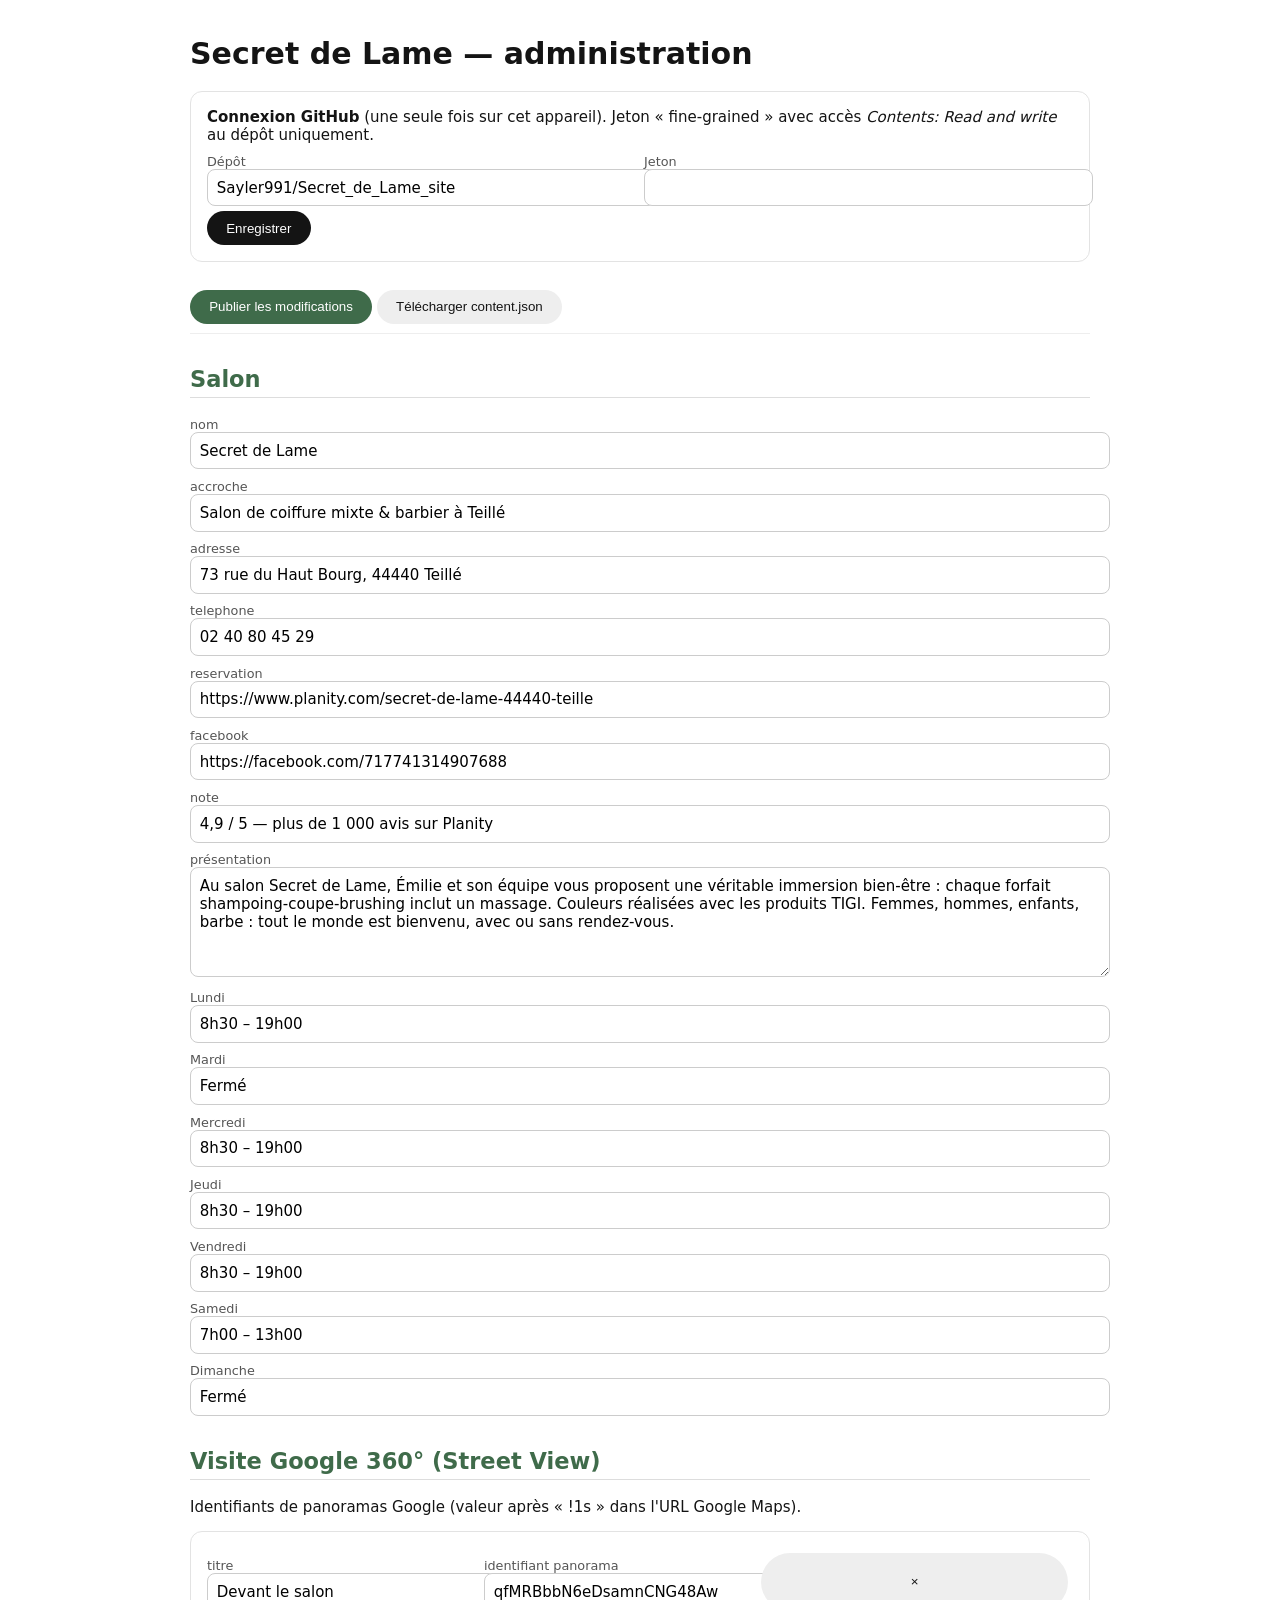
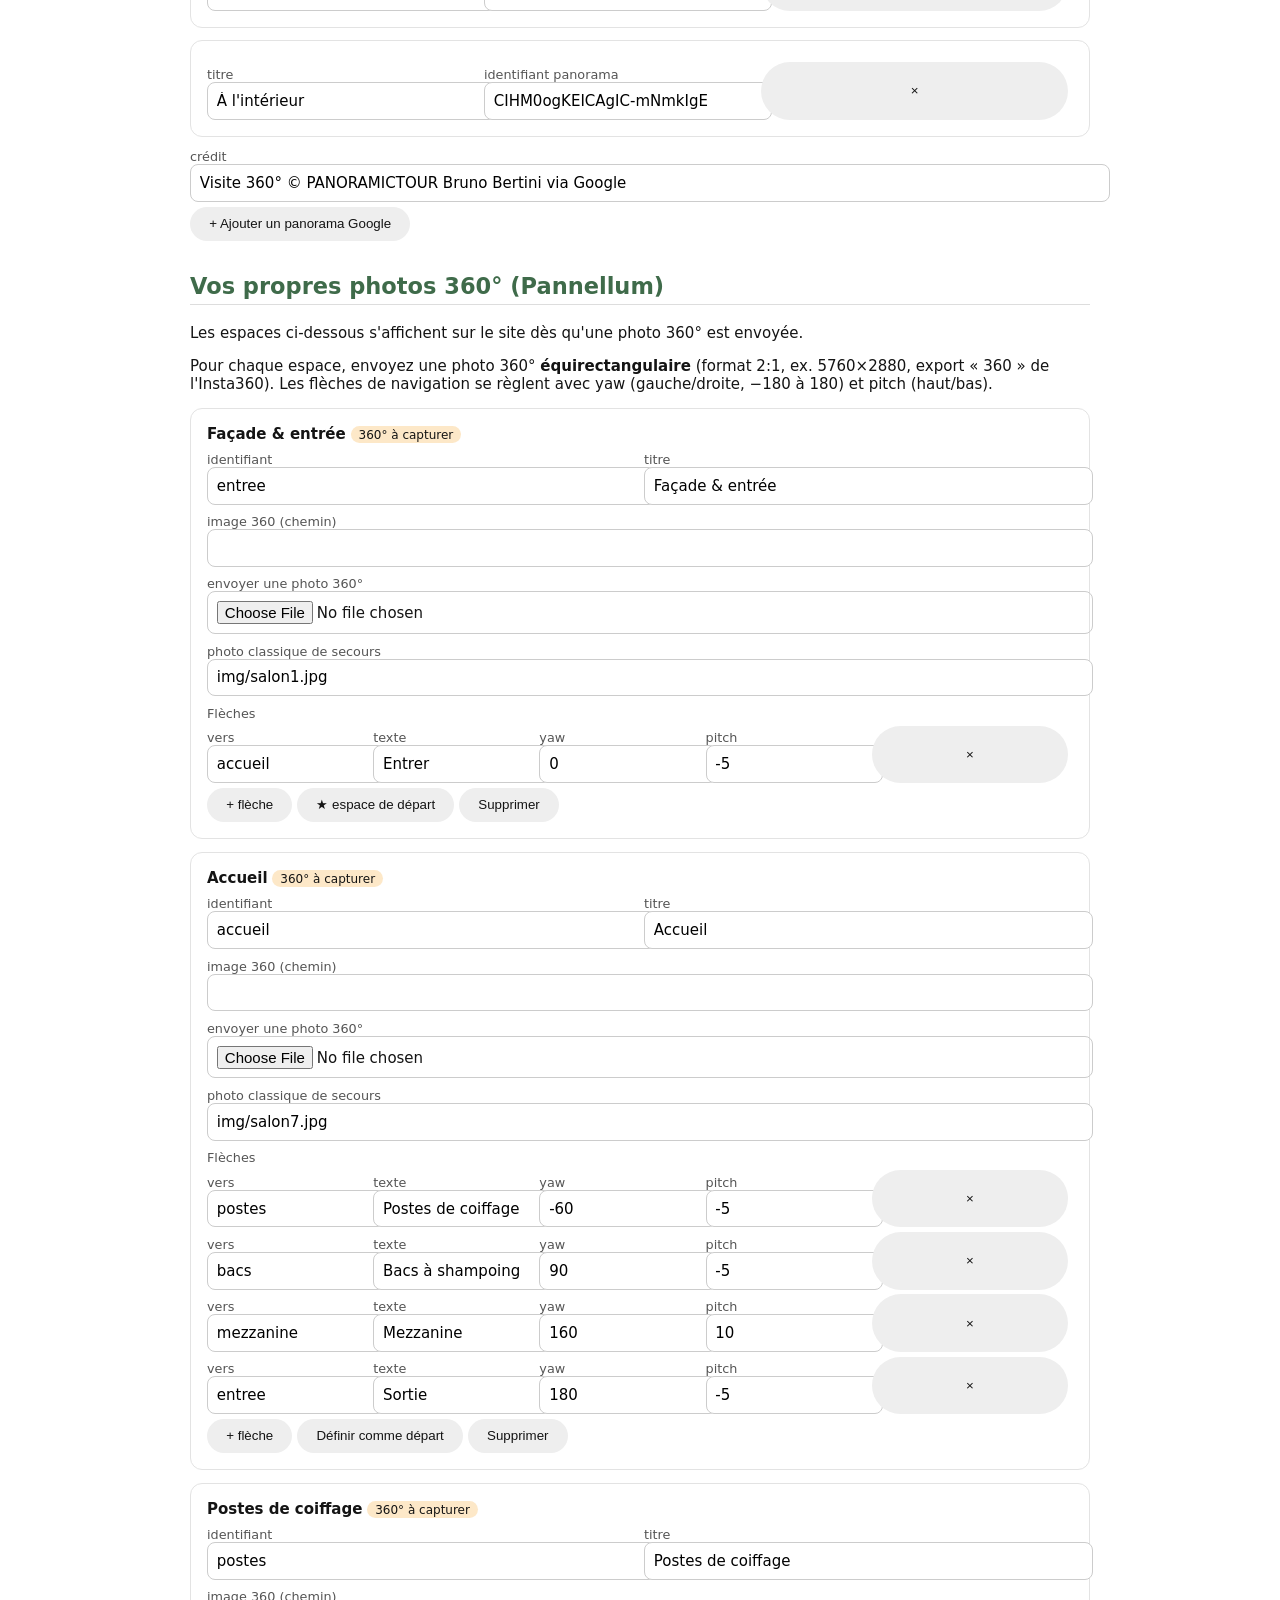
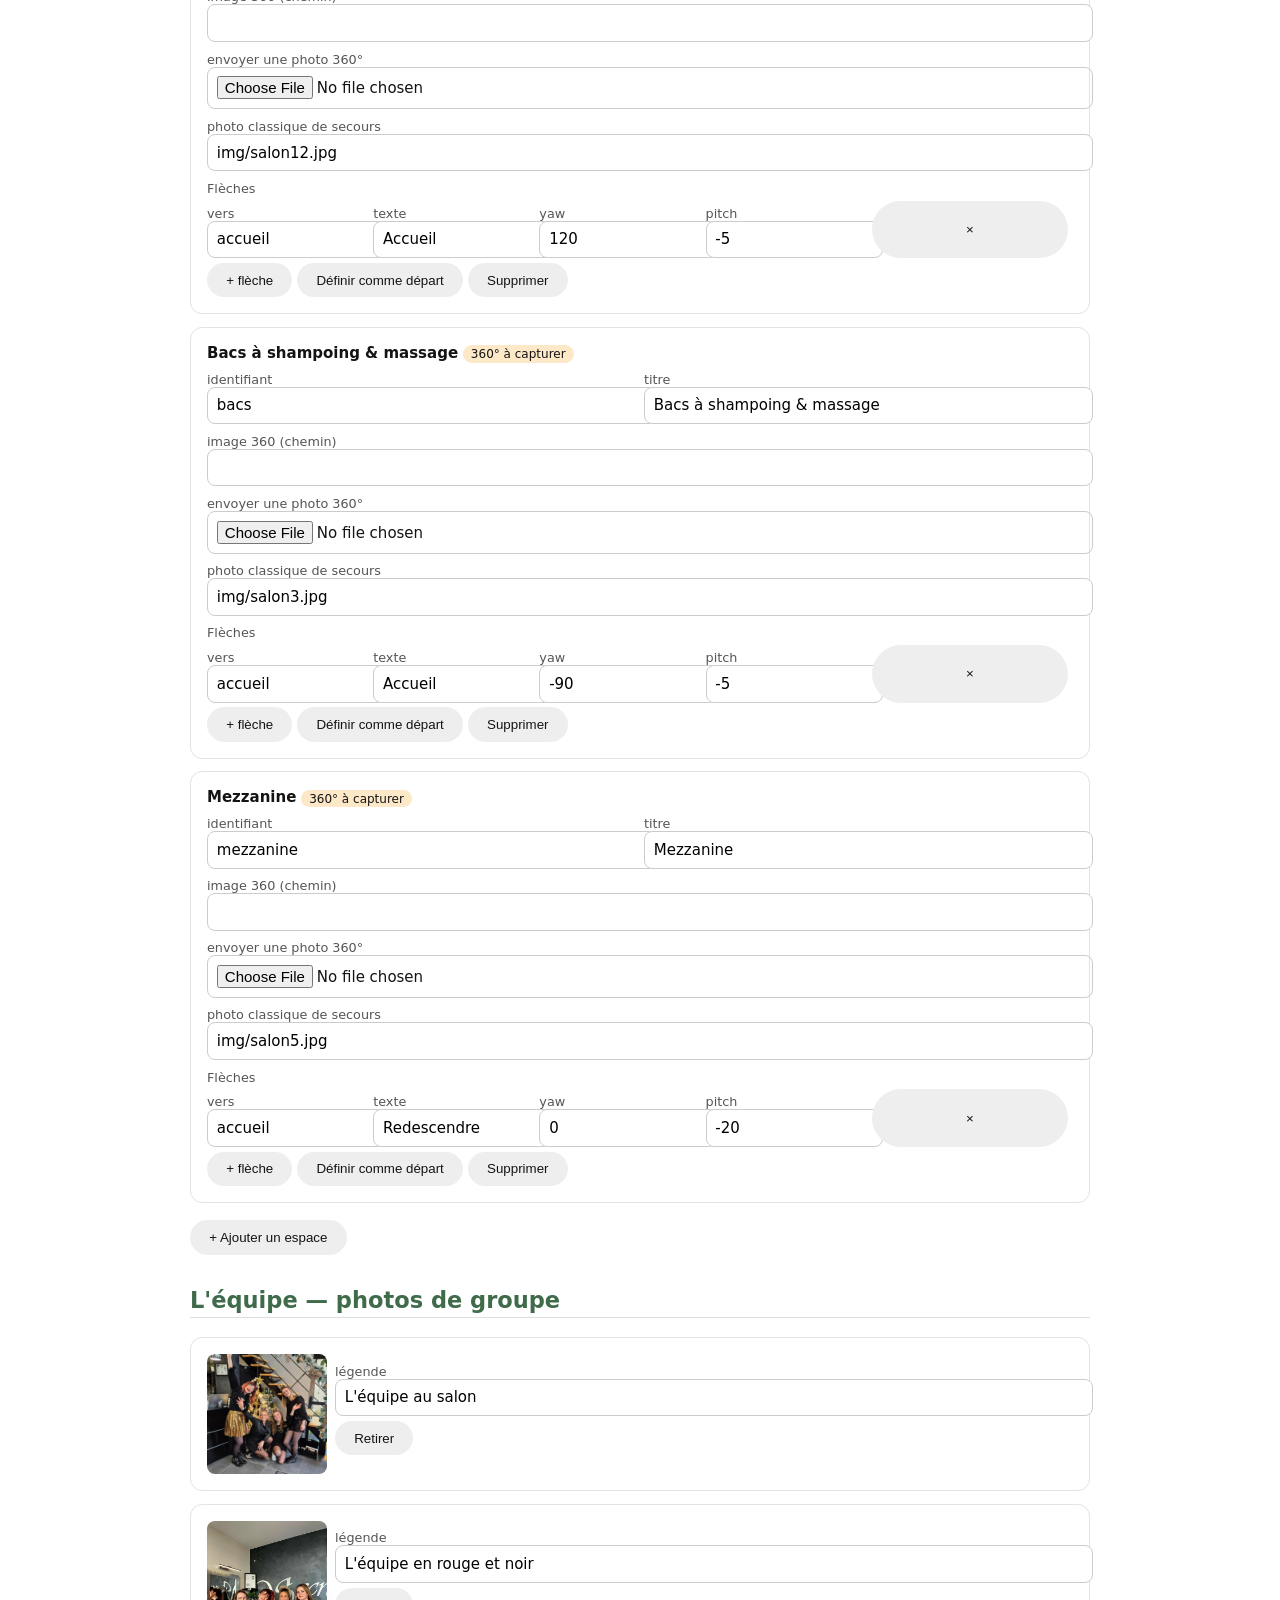
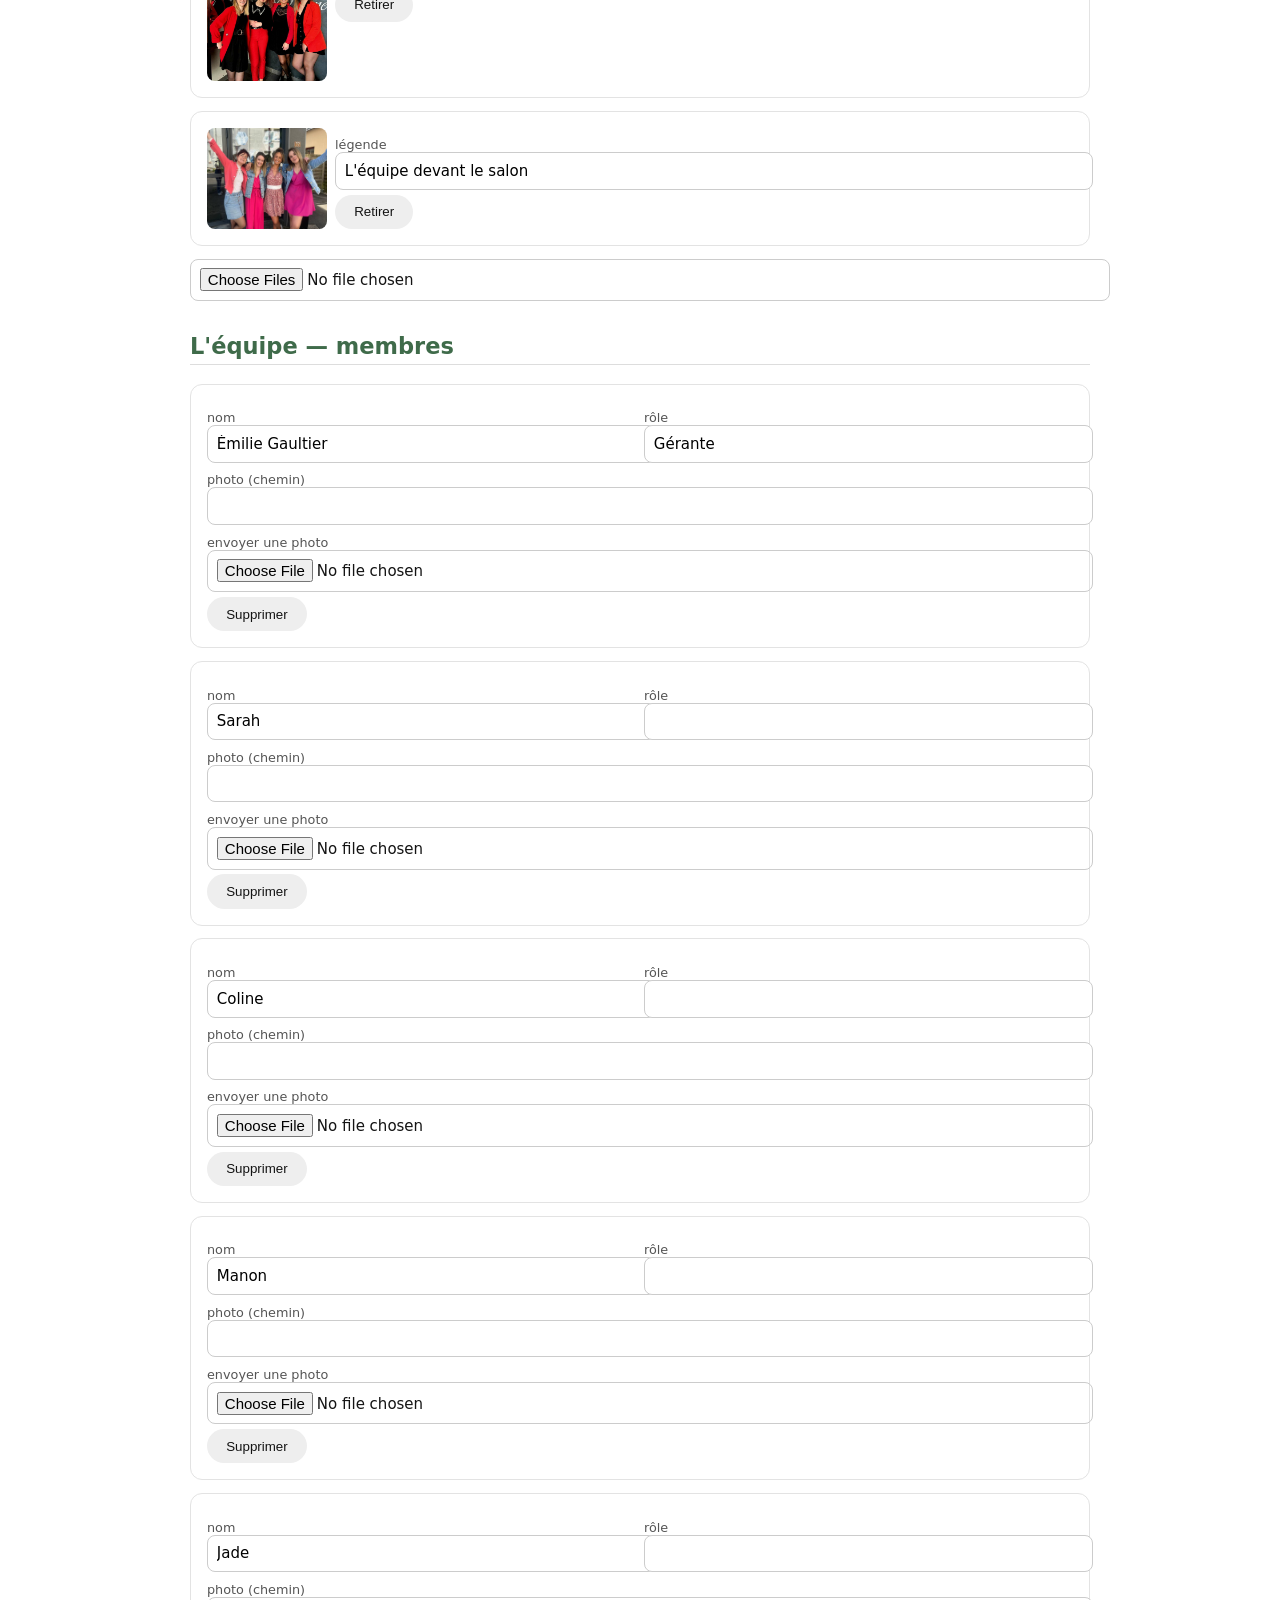
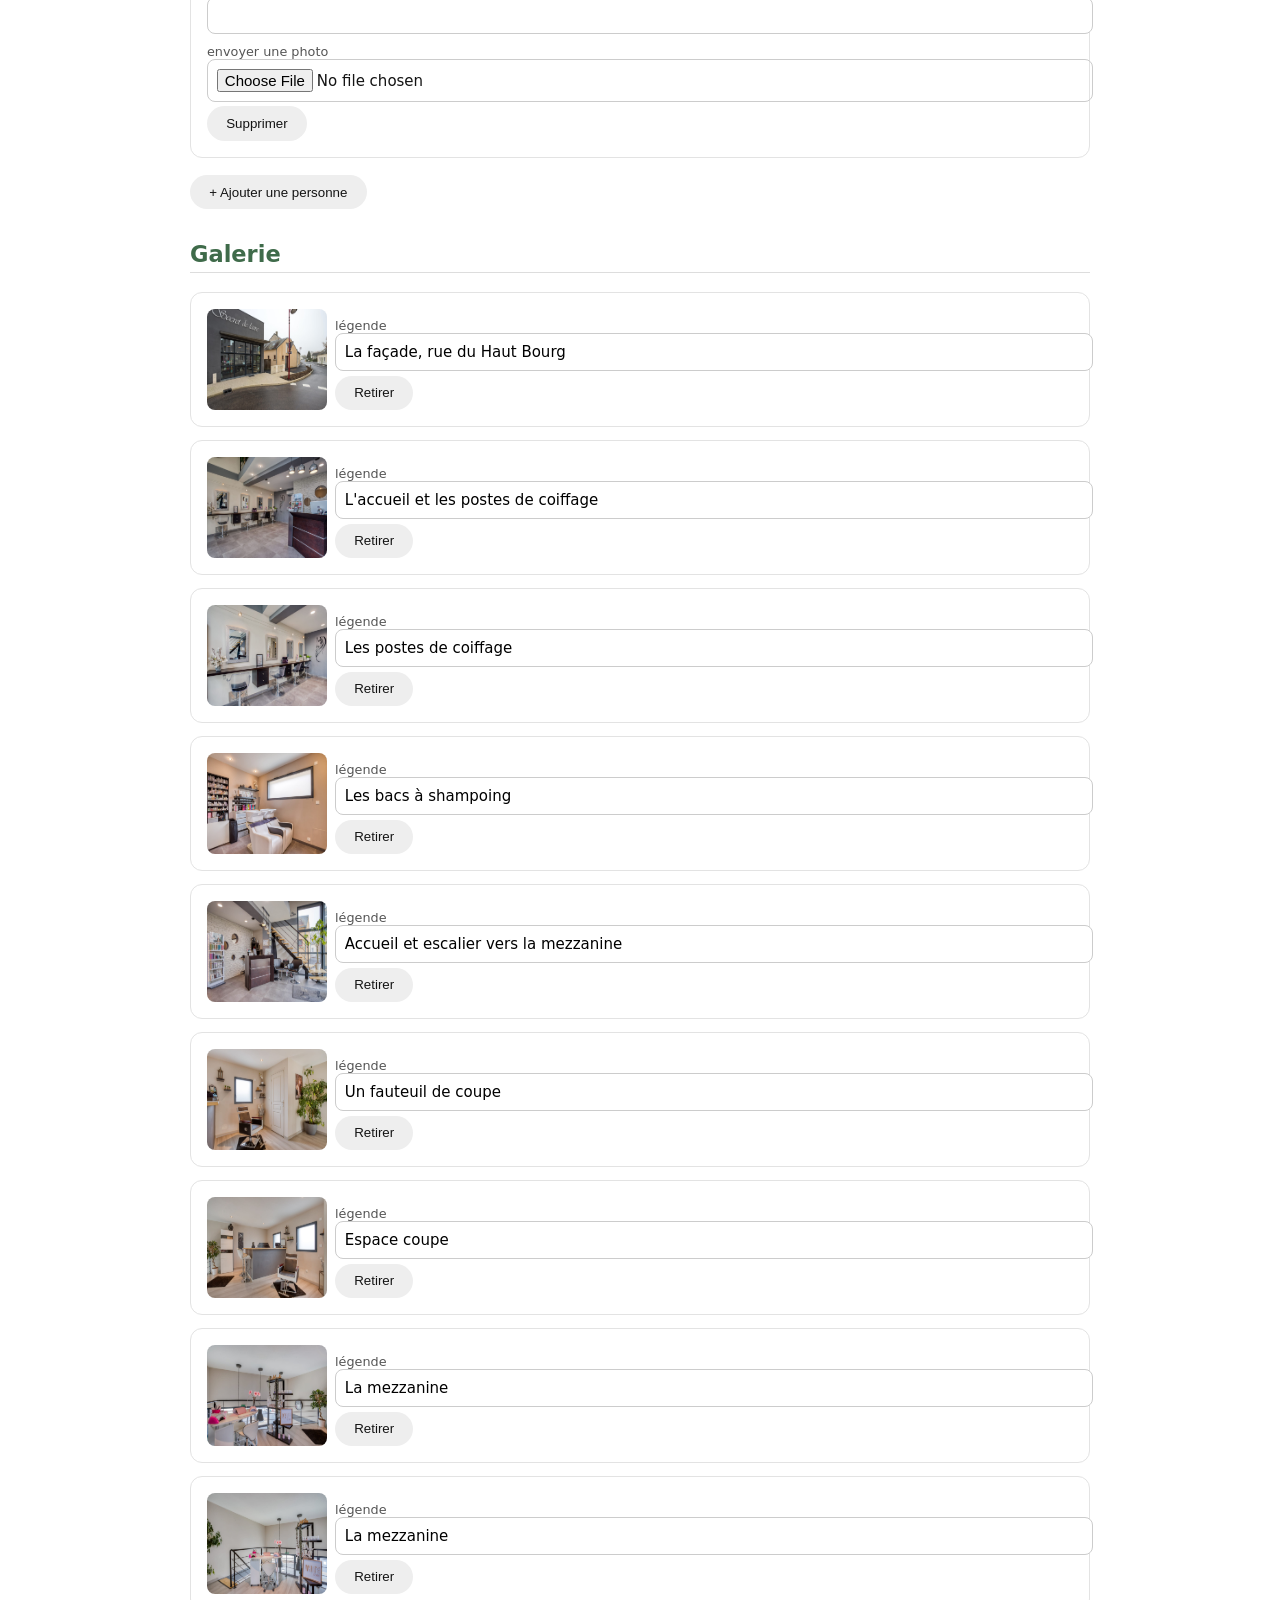
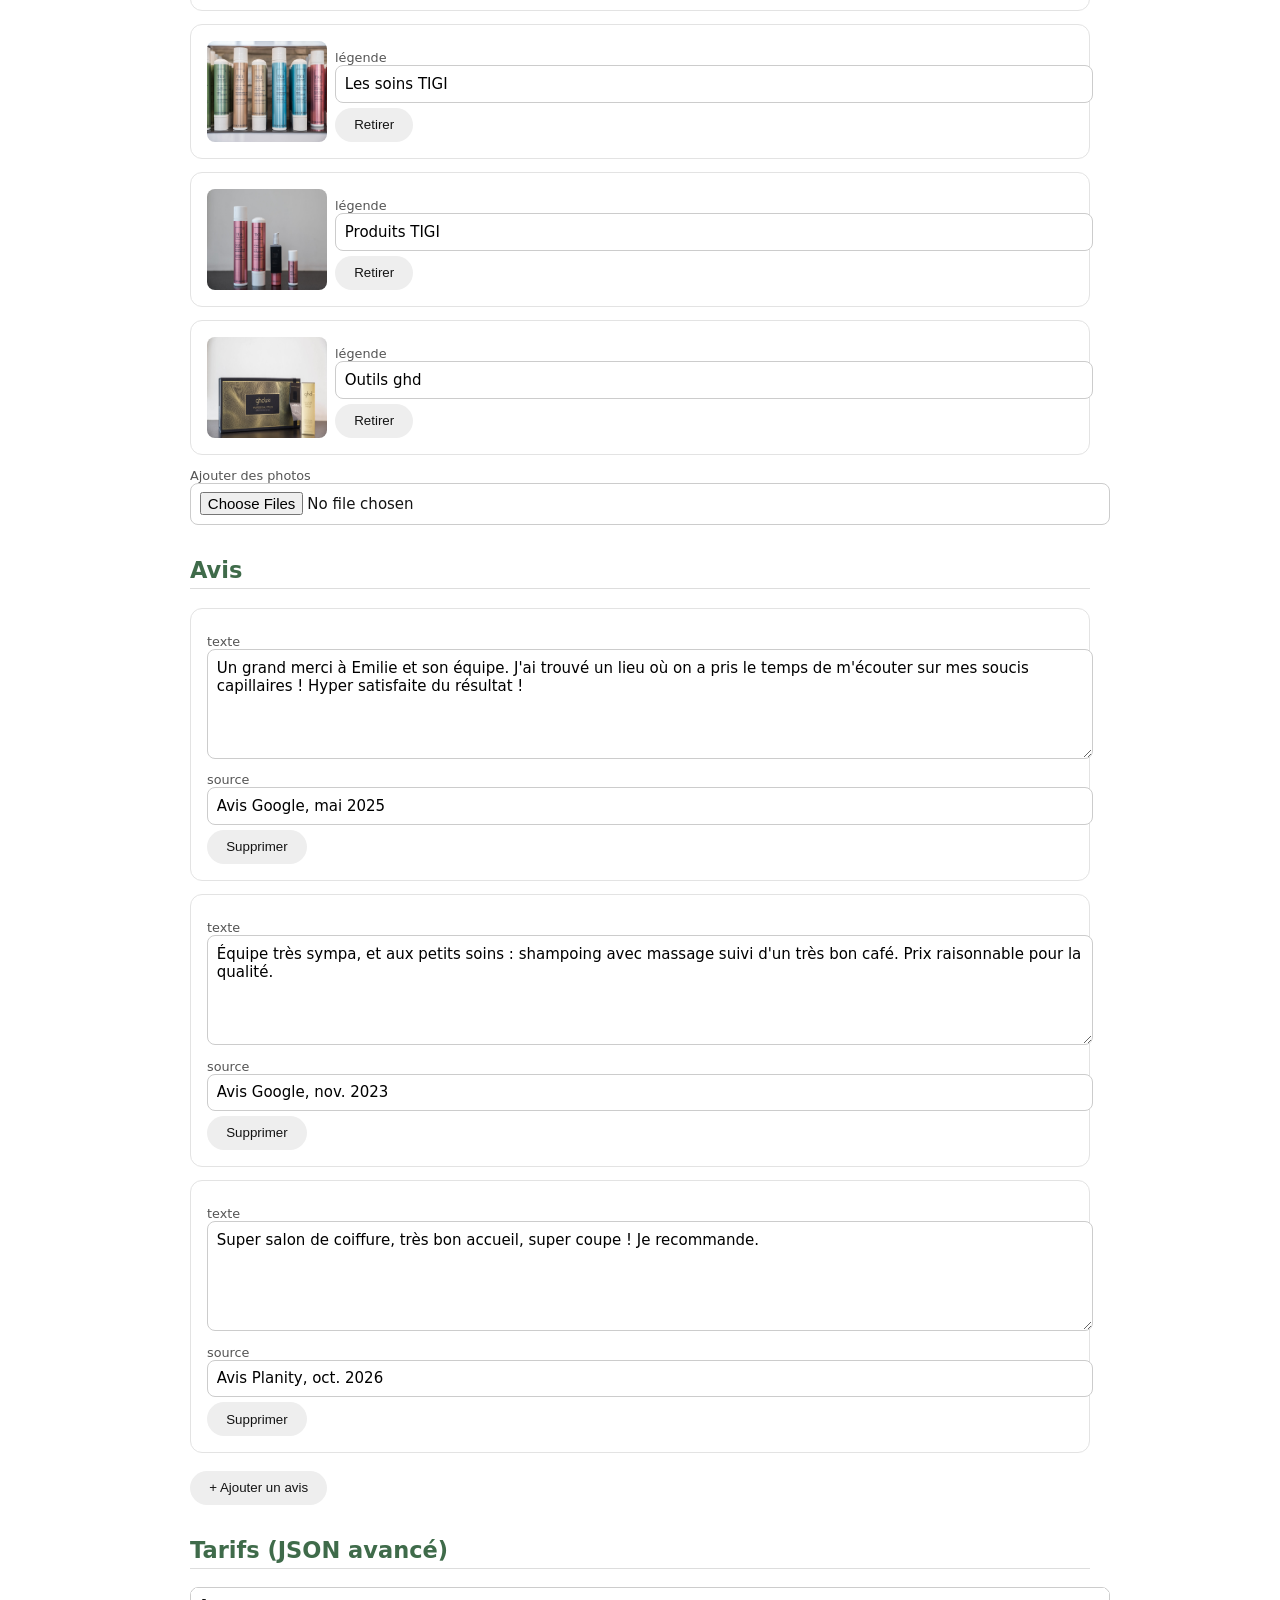
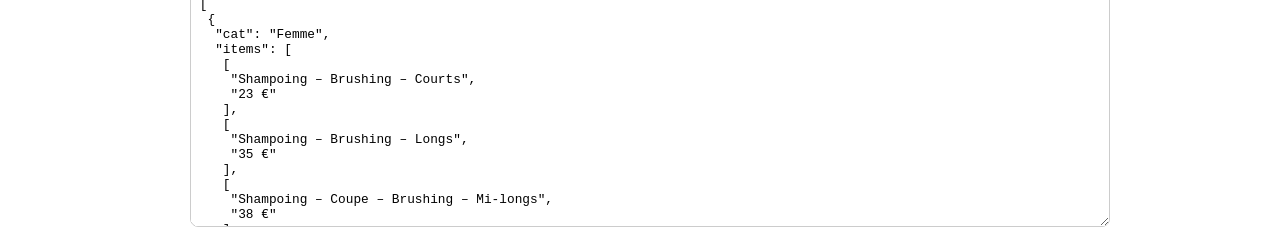
<file: admin/index.html>
<!doctype html><html lang="fr"><head><meta charset="utf-8"><meta name="viewport" content="width=device-width,initial-scale=1"><title>Admin — Secret de Lame</title><meta name="robots" content="noindex">
<style>body{font:15px Inter,system-ui,sans-serif;max-width:900px;margin:auto;padding:1rem;color:#141414}h1{font-weight:600}h2{color:#3f6b4a;border-bottom:1px solid #ddd;padding-bottom:.3rem;margin-top:2rem}
label{display:block;font-size:.8rem;color:#555;margin-top:.6rem}input,textarea{width:100%;padding:.55rem;border:1px solid #ccc;border-radius:8px;font:inherit}textarea{min-height:90px}
.card{border:1px solid #e3e3e3;border-radius:12px;padding:1rem;margin:.8rem 0}.row{display:flex;gap:.5rem;flex-wrap:wrap}.row>*{flex:1}
button{background:#141414;color:#fff;border:0;border-radius:999px;padding:.6rem 1.2rem;cursor:pointer;margin:.3rem .3rem 0 0}button.g{background:#3f6b4a}button.l{background:#eee;color:#141414}
.bar{position:sticky;top:0;background:#fff;padding:.6rem 0;border-bottom:1px solid #eee;z-index:5}#msg{font-size:.85rem;color:#3f6b4a}.tag{font-size:.75rem;background:#fde8c8;padding:.1rem .5rem;border-radius:99px}.ok{background:#e9f0ea}</style></head><body>
<h1>Secret de Lame — administration</h1>
<div class="card" id="cfg"><b>Connexion GitHub</b> (une seule fois sur cet appareil). Jeton « fine-grained » avec accès <i>Contents: Read and write</i> au dépôt uniquement.
<div class="row"><div><label>Dépôt</label><input id="repo" value="Sayler991/Secret_de_Lame_site"></div><div><label>Jeton</label><input id="tok" type="password"></div></div><button onclick="saveCfg()">Enregistrer</button></div>
<div class="bar"><button class="g" onclick="publish()">Publier les modifications</button><button class="l" onclick="dl()">Télécharger content.json</button> <span id="msg"></span></div>
<h2>Salon</h2><div id="salon"></div>
<h2>Visite Google 360° (Street View)</h2><p>Identifiants de panoramas Google (valeur après « !1s » dans l'URL Google Maps).</p><div id="gpanos"></div><button class="l" onclick="(D.visite.google=D.visite.google||[]).push({titre:'',pano:''});render()">+ Ajouter un panorama Google</button>
<h2>Vos propres photos 360° (Pannellum)</h2><p>Les espaces ci-dessous s'affichent sur le site dès qu'une photo 360° est envoyée.</p><p>Pour chaque espace, envoyez une photo 360° <b>équirectangulaire</b> (format 2:1, ex. 5760×2880, export « 360 » de l'Insta360). Les flèches de navigation se règlent avec yaw (gauche/droite, −180 à 180) et pitch (haut/bas).</p><div id="scenes"></div><button class="l" onclick="addScene()">+ Ajouter un espace</button>
<h2>L'équipe — photos de groupe</h2><div id="tphotos"></div><input type="file" accept="image/*" multiple onchange="[...this.files].forEach(fl=>{const p='img/'+slug(fl.name);uploads[p]=fl;(D.equipe_photos=D.equipe_photos||[]).push({src:p,legende:''})});render()">
<h2>L'équipe — membres</h2><div id="equipe"></div><button class="l" onclick="D.equipe.push({nom:'',role:'',photo:''});render()">+ Ajouter une personne</button>
<h2>Galerie</h2><div id="galerie"></div><label>Ajouter des photos</label><input type="file" accept="image/*" multiple onchange="addGal(this)">
<h2>Avis</h2><div id="avis"></div><button class="l" onclick="D.avis.push({texte:'',source:''});render()">+ Ajouter un avis</button>
<h2>Tarifs (JSON avancé)</h2><textarea id="tarifs" style="min-height:220px;font-family:monospace;font-size:.8rem"></textarea>
<script>
let D,uploads={};const $=id=>document.getElementById(id);
$('repo').value=localStorage.sdlRepo||$('repo').value;$('tok').value=localStorage.sdlTok||'';
function saveCfg(){localStorage.sdlRepo=$('repo').value;localStorage.sdlTok=$('tok').value;msg('Connexion enregistrée.')}
const msg=t=>$('msg').textContent=t,esc=s=>(s??'').toString().replace(/"/g,'&quot;');
const inp=(path,label,val,ta)=>`<label>${label}</label>${ta?`<textarea data-p="${path}">${val??''}</textarea>`:`<input data-p="${path}" value="${esc(val)}">`}`;
const file=(path,label)=>`<label>${label}</label><input type="file" accept="image/*" data-f="${path}">`;
function render(){const S=D.salon;
$('salon').innerHTML=['nom','accroche','adresse','telephone','reservation','facebook','note'].map(k=>inp('salon.'+k,k,S[k])).join('')+inp('salon.presentation','présentation',S.presentation,1)+S.horaires.map((h,i)=>inp(`salon.horaires.${i}.1`,h[0],h[1])).join('');
$('scenes').innerHTML=D.visite.scenes.map((s,i)=>`<div class="card ${s.panorama?'ok':''}"><b>${s.titre}</b> ${s.panorama?'✓ 360° en ligne':'<span class="tag">360° à capturer</span>'}<div class="row"><div>${inp(`visite.scenes.${i}.id`,'identifiant',s.id)}</div><div>${inp(`visite.scenes.${i}.titre`,'titre',s.titre)}</div></div>${inp(`visite.scenes.${i}.panorama`,'image 360 (chemin)',s.panorama)}${file(`visite.scenes.${i}.panorama`,'envoyer une photo 360°')}${inp(`visite.scenes.${i}.photo`,'photo classique de secours',s.photo)}
<label>Flèches</label>${s.liens.map((l,j)=>`<div class="row">${['vers','texte','yaw','pitch'].map(k=>`<div>${inp(`visite.scenes.${i}.liens.${j}.${k}`,k,l[k])}</div>`).join('')}<button class="l" onclick="D.visite.scenes[${i}].liens.splice(${j},1);render()">×</button></div>`).join('')}
<button class="l" onclick="D.visite.scenes[${i}].liens.push({vers:'',texte:'',yaw:0,pitch:-5});render()">+ flèche</button><button class="l" onclick="D.visite.premiere='${s.id}';render()">${D.visite.premiere==s.id?'★ espace de départ':'Définir comme départ'}</button><button class="l" onclick="D.visite.scenes.splice(${i},1);render()">Supprimer</button></div>`).join('');
$('equipe').innerHTML=D.equipe.map((m,i)=>`<div class="card"><div class="row"><div>${inp(`equipe.${i}.nom`,'nom',m.nom)}</div><div>${inp(`equipe.${i}.role`,'rôle',m.role)}</div></div>${inp(`equipe.${i}.photo`,'photo (chemin)',m.photo)}${file(`equipe.${i}.photo`,'envoyer une photo')}<button class="l" onclick="D.equipe.splice(${i},1);render()">Supprimer</button></div>`).join('');
$('galerie').innerHTML=D.galerie.map((g,i)=>`<div class="card row"><img src="../${g.src}" style="max-width:120px;flex:none;border-radius:8px"><div>${inp(`galerie.${i}.legende`,'légende',g.legende)}<button class="l" onclick="D.galerie.splice(${i},1);render()">Retirer</button></div></div>`).join('');
$('avis').innerHTML=D.avis.map((a,i)=>`<div class="card">${inp(`avis.${i}.texte`,'texte',a.texte,1)}${inp(`avis.${i}.source`,'source',a.source)}<button class="l" onclick="D.avis.splice(${i},1);render()">Supprimer</button></div>`).join('');
$('gpanos').innerHTML=(D.visite.google||[]).map((g,i)=>`<div class="card row"><div>${inp(`visite.google.${i}.titre`,'titre',g.titre)}</div><div>${inp(`visite.google.${i}.pano`,'identifiant panorama',g.pano)}</div><button class="l" onclick="D.visite.google.splice(${i},1);render()">×</button></div>`).join('')+inp('visite.credit','crédit',D.visite.credit);
$('tphotos').innerHTML=(D.equipe_photos||[]).map((g,i)=>`<div class="card row"><img src="../${g.src}" style="max-width:120px;flex:none;border-radius:8px"><div>${inp(`equipe_photos.${i}.legende`,'légende',g.legende)}<button class="l" onclick="D.equipe_photos.splice(${i},1);render()">Retirer</button></div></div>`).join('');
$('tarifs').value=JSON.stringify(D.tarifs,null,1);}
function setP(p,v){const k=p.split('.');let o=D;k.slice(0,-1).forEach(x=>o=o[x]);const last=k.at(-1);o[last]=(last=='yaw'||last=='pitch')?+v:v}
document.addEventListener('input',e=>{if(e.target.dataset.p)setP(e.target.dataset.p,e.target.value);if(e.target.id=='tarifs')try{D.tarifs=JSON.parse(e.target.value)}catch{}});
const slug=n=>Date.now()+'-'+n.toLowerCase().replace(/[^a-z0-9.]+/g,'-');
document.addEventListener('change',e=>{const f=e.target.dataset.f;if(!f||!e.target.files[0])return;const fl=e.target.files[0],path='img/'+slug(fl.name);uploads[path]=fl;setP(f,path);msg('Image prête : '+path+' (publiez pour l’envoyer)');render()});
function addGal(el){[...el.files].forEach(fl=>{const p='img/'+slug(fl.name);uploads[p]=fl;D.galerie.push({src:p,legende:''})});render()}
function addScene(){D.visite.scenes.push({id:'espace'+(D.visite.scenes.length+1),titre:'Nouvel espace',panorama:'',photo:'',liens:[]});render()}
function dl(){const a=document.createElement('a');a.href=URL.createObjectURL(new Blob([JSON.stringify(D,null,1)],{type:'application/json'}));a.download='content.json';a.click()}
const b64=buf=>{let s='',u=new Uint8Array(buf);for(let i=0;i<u.length;i+=32768)s+=String.fromCharCode(...u.subarray(i,i+32768));return btoa(s)};
async function put(path,content,m){const r=localStorage.sdlRepo,t=localStorage.sdlTok,url=`https://api.github.com/repos/${r}/contents/${path}`,h={Authorization:'Bearer '+t,Accept:'application/vnd.github+json'};
 const cur=await fetch(url,{headers:h});const sha=cur.ok?(await cur.json()).sha:undefined;
 const res=await fetch(url,{method:'PUT',headers:h,body:JSON.stringify({message:m,content,sha})});if(!res.ok)throw new Error(path+' : '+res.status)}
async function publish(){if(!localStorage.sdlTok)return msg('Renseignez d’abord le jeton GitHub.');try{
 for(const [p,f] of Object.entries(uploads)){msg('Envoi '+p+'…');await put(p,b64(await f.arrayBuffer()),'Admin : image '+p)}
 msg('Enregistrement du contenu…');await put('data/content.json',btoa(unescape(encodeURIComponent(JSON.stringify(D,null,1)))),'Admin : mise à jour du contenu');uploads={};
 msg('Publié ✓ — le site se met à jour en 1 à 2 minutes.')}catch(e){msg('Erreur : '+e.message)}}
fetch('../data/content.json?'+Date.now()).then(r=>r.json()).then(j=>{D=j;D.equipe=D.equipe||[];render()});
</script></body></html>
</file>
